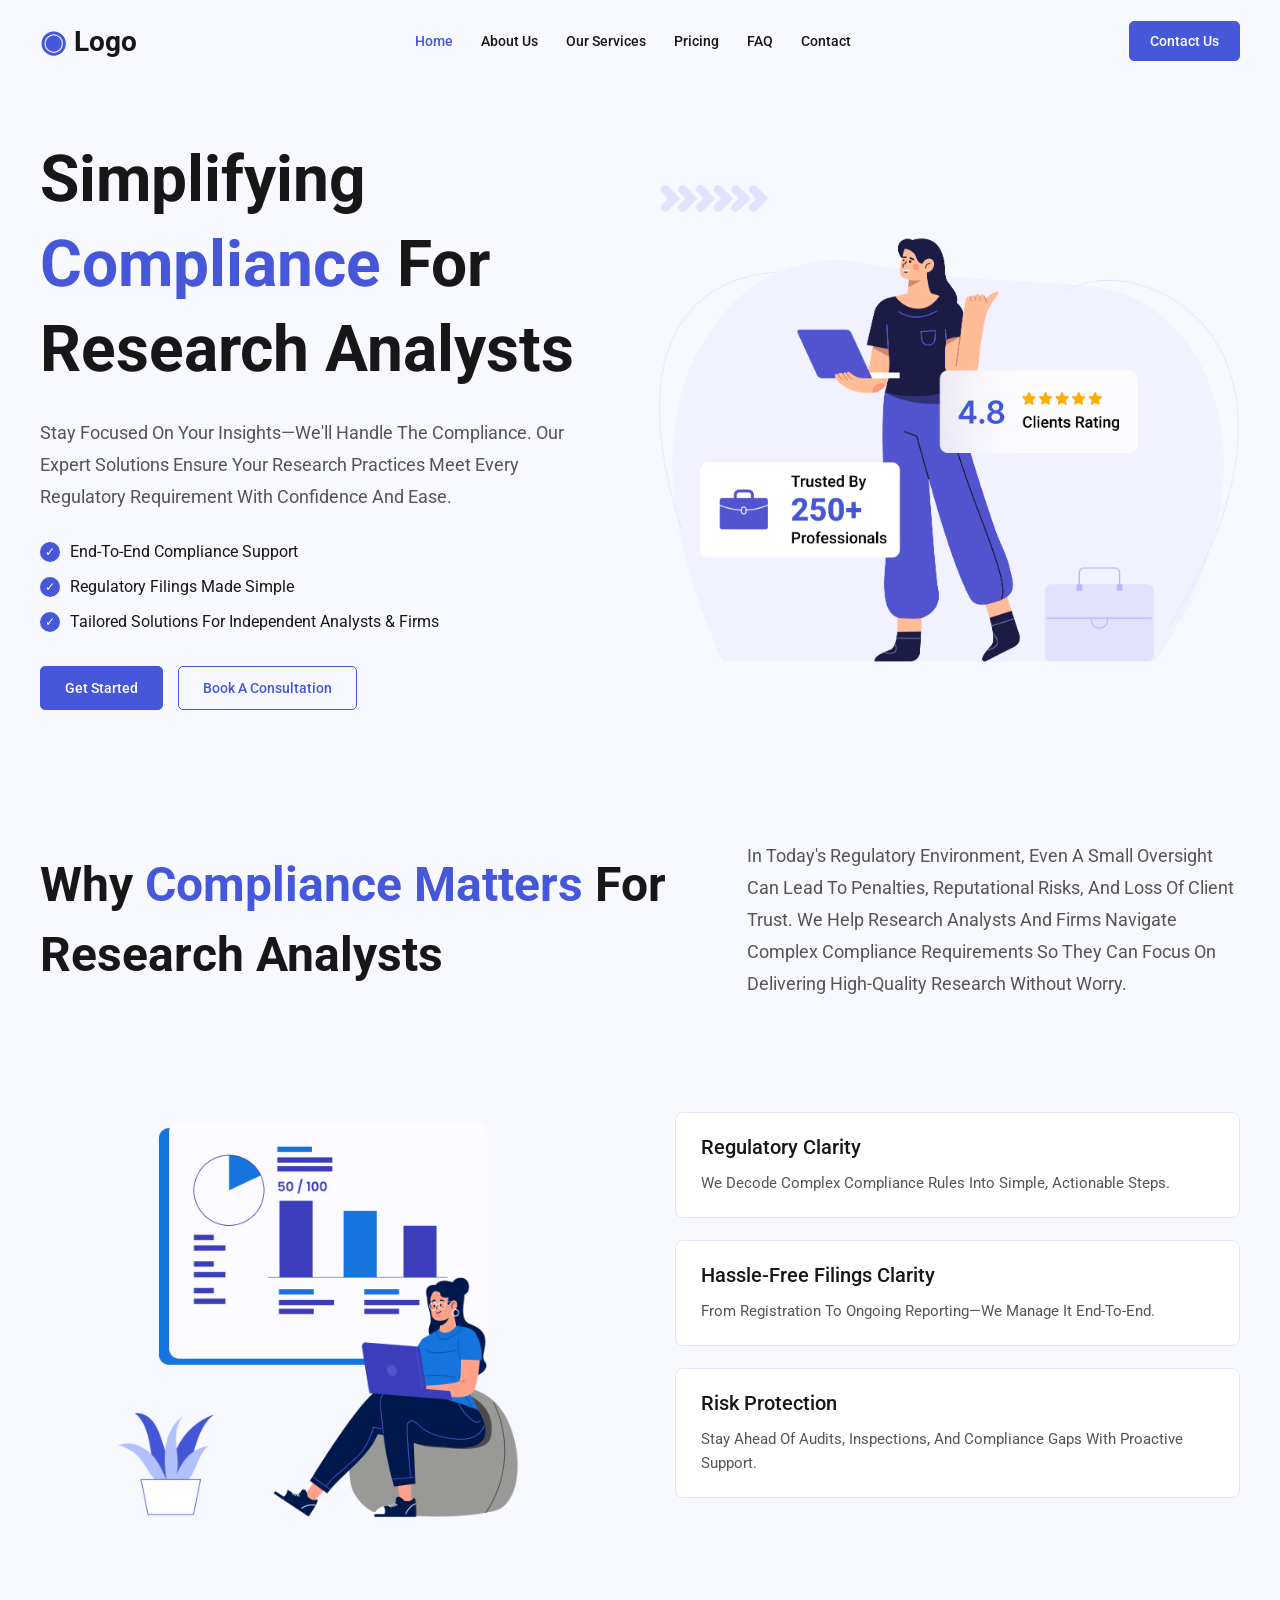
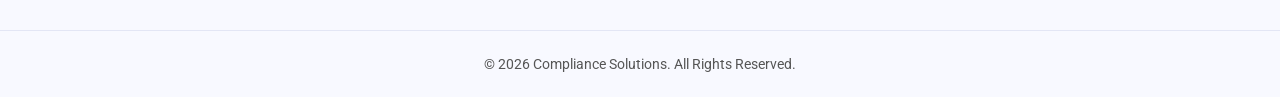
<file: Index.html>
<!DOCTYPE html>
<html lang="en">
<head>
    <meta charset="UTF-8">
    <meta name="viewport" content="width=device-width, initial-scale=1.0">
    <meta name="description" content="Compliance solutions for research analysts and firms.">
    <title>Compliance Solutions | Research Analysts</title>

    <!-- Google Font: Roboto -->
    <link rel="preconnect" href="https://fonts.googleapis.com">
    <link rel="preconnect" href="https://fonts.gstatic.com" crossorigin>
    <link href="https://fonts.googleapis.com/css2?family=Roboto:wght@400;500;600;700&display=swap" rel="stylesheet">

    <link rel="stylesheet" href="style.css">
</head>

<body>

<header class="navbar">

    <!-- Main Logo -->
    <a href="#home" class="logo">Logo</a>

    <!-- CSS-only menu toggle -->
    <input
        type="checkbox"
        id="menu-toggle"
        class="menu-checkbox"
        aria-label="Toggle navigation menu"
    >

    <!-- Navigation Drawer -->
    <nav class="nav-links" id="navLinks">

        <div class="drawer-header">
            <a href="#home" class="logo drawer-logo">Logo</a>

            <label
                for="menu-toggle"
                class="drawer-close"
                aria-label="Close navigation menu"
            >&times;</label>
        </div>

        <a href="#home" class="active">
            <span class="nav-icon"></span>
            Home
        </a>

        <a href="#about">
            <span class="nav-icon"></span>
            About Us
        </a>

        <a href="#services">
            <span class="nav-icon"></span>
            Our Services
        </a>

        <a href="#pricing">
            <span class="nav-icon"></span>
            Pricing
        </a>

        <a href="#faq">
            <span class="nav-icon"></span>
            FAQ
        </a>

        <a href="#contact">
            <span class="nav-icon"></span>
            Contact
        </a>

    </nav>

    <!-- Dark Background Overlay -->
    <label
        for="menu-toggle"
        class="menu-overlay"
        aria-label="Close navigation menu"
    ></label>

    <!-- Navbar Actions -->
    <div class="nav-actions">

        <a href="#contact" class="btn btn-primary contact-btn">
            Contact Us
        </a>

        <label
            for="menu-toggle"
            class="menu-toggle"
            aria-label="Open navigation menu"
        >
            <span></span>
            <span></span>
            <span></span>
        </label>

    </div>

</header>


    <!-- MAIN HERO SECTION -->
    <main>
        <section class="hero" id="home">

            <div class="hero-content">

                <h1>
                    Simplifying
                    <span>Compliance</span>
                    For Research Analysts
                </h1>

                <p class="hero-description">
                    Stay Focused On Your Insights—We'll Handle The Compliance.
                    Our Expert Solutions Ensure Your Research Practices Meet
                    Every Regulatory Requirement With Confidence And Ease.
                </p>

                <ul class="hero-features">
                    <li>End-To-End Compliance Support</li>
                    <li>Regulatory Filings Made Simple</li>
                    <li>Tailored Solutions For Independent Analysts & Firms</li>
                </ul>

                <div class="hero-buttons">
                    <a href="#services" class="btn btn-primary">
                        Get Started
                    </a>

                    <a href="#contact" class="btn btn-outline">
                        Book A Consultation
                    </a>
                </div>

            </div>

            <div class="hero-image">
                <img
                    src="Asset/hero-illustration.png"
                    alt="Research analyst compliance illustration">
            </div>

        </section>

        <!-- WHY COMPLIANCE MATTERS SECTION -->
        <section class="why-section" id="about">

            <div class="why-heading">
                <h2>
                    Why <span>Compliance Matters</span>
                    For Research Analysts
                </h2>

                <p>
                    In Today's Regulatory Environment, Even A Small Oversight
                    Can Lead To Penalties, Reputational Risks, And Loss Of
                    Client Trust. We Help Research Analysts And Firms Navigate
                    Complex Compliance Requirements So They Can Focus On
                    Delivering High-Quality Research Without Worry.
                </p>
            </div>

            <div class="why-content">

                <div class="why-image">
                    <img
                        src="Asset/analytics-illustration.png"
                        alt="Research analyst reviewing an analytics chart">
                </div>

                <div class="service-cards" id="services">

                    <article class="service-card">
                        <h3>Regulatory Clarity</h3>
                        <p>
                            We Decode Complex Compliance Rules Into Simple,
                            Actionable Steps.
                        </p>
                    </article>

                    <article class="service-card">
                        <h3>Hassle-Free Filings Clarity</h3>
                        <p>
                            From Registration To Ongoing Reporting—We Manage It End-To-End.
                        </p>
                    </article>

                    <article class="service-card">
                        <h3>Risk Protection</h3>
                        <p>
                            Stay Ahead Of Audits, Inspections, And Compliance
                            Gaps With Proactive Support.
                        </p>
                    </article>

                </div>

            </div>
        </section>

    </main>

    <!-- FOOTER -->
    <footer id="contact">
        <p>© 2026 Compliance Solutions. All Rights Reserved.</p>
    </footer>

</body>
</html>
</file>
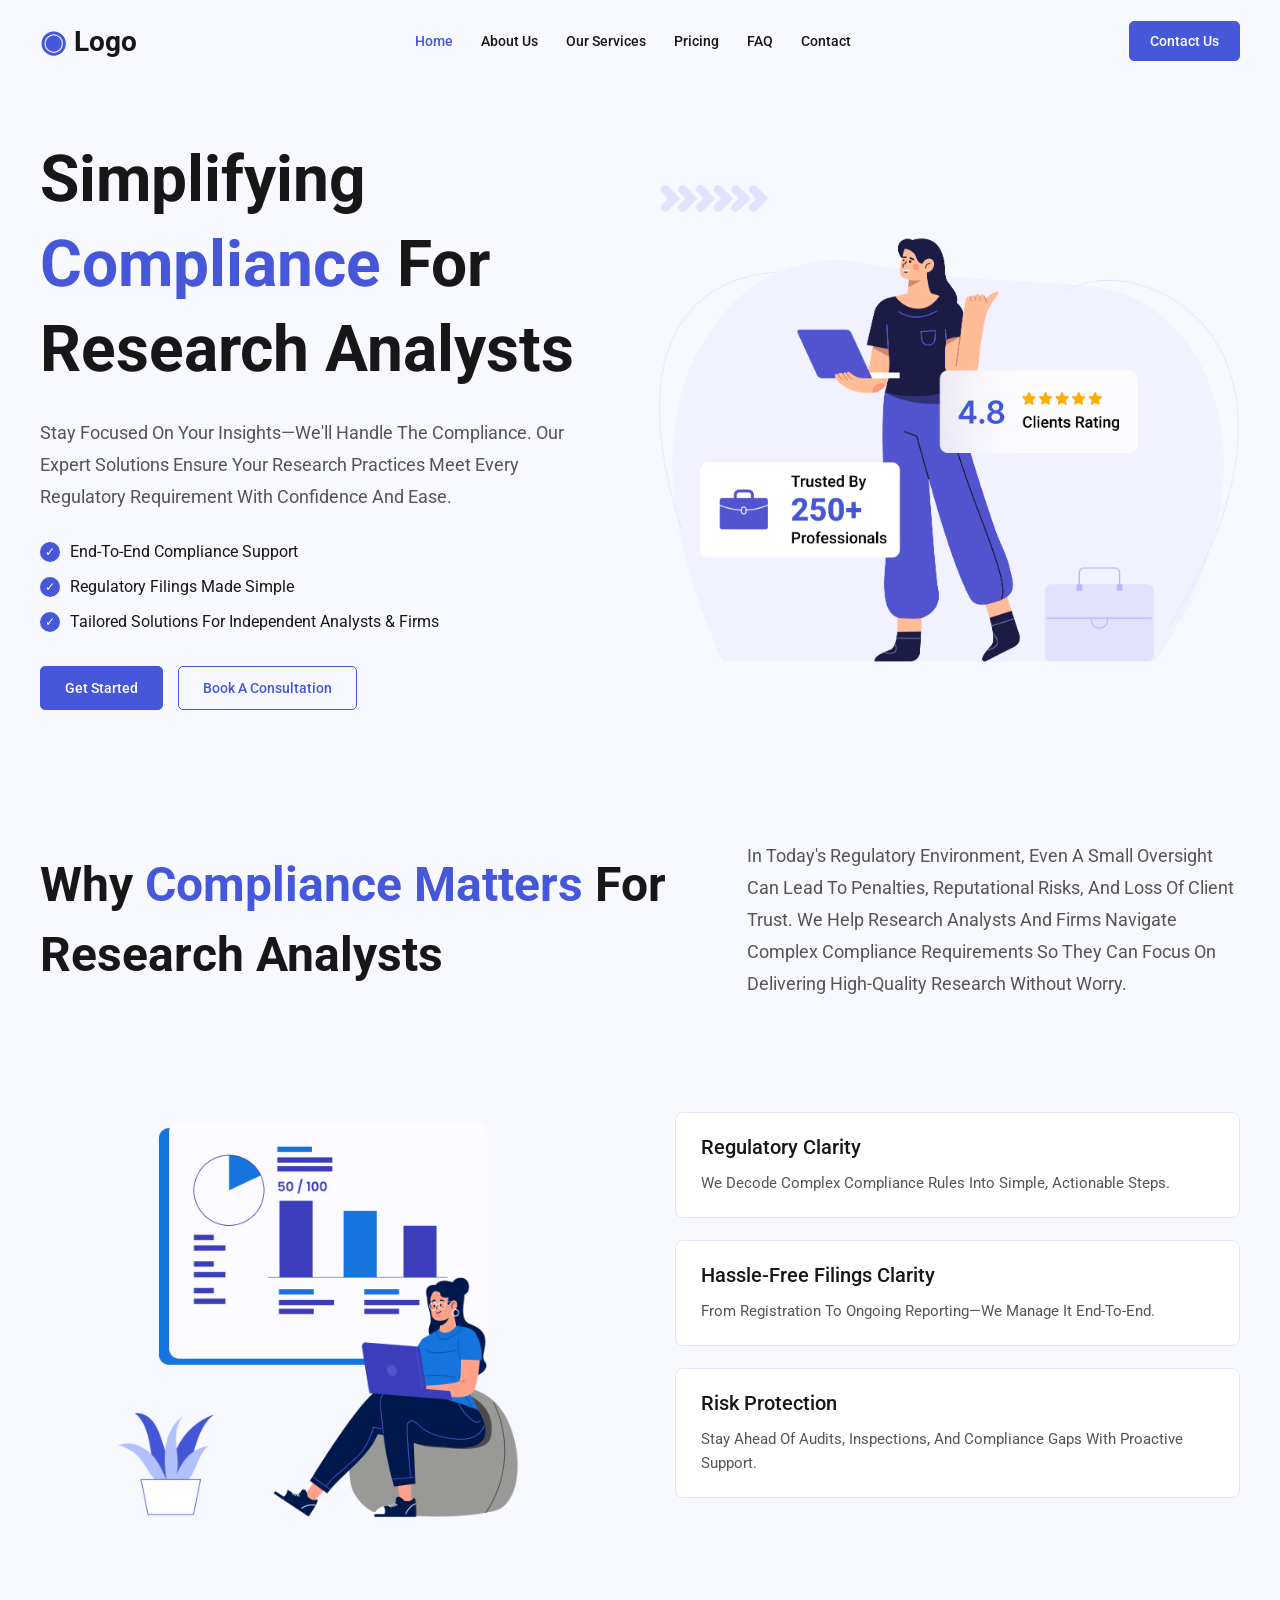
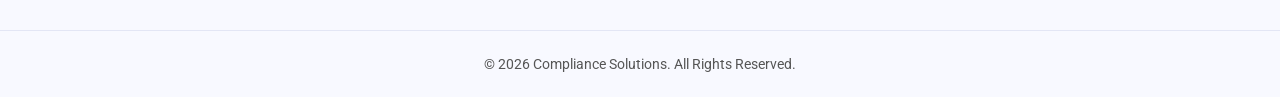
<file: Int Assignment/Index.html>
<!DOCTYPE html>
<html lang="en">
<head>
    <meta charset="UTF-8">
    <meta name="viewport" content="width=device-width, initial-scale=1.0">
    <meta name="description" content="Compliance solutions for research analysts and firms.">
    <title>Compliance Solutions | Research Analysts</title>

    <!-- Google Font: Roboto -->
    <link rel="preconnect" href="https://fonts.googleapis.com">
    <link rel="preconnect" href="https://fonts.gstatic.com" crossorigin>
    <link href="https://fonts.googleapis.com/css2?family=Roboto:wght@400;500;600;700&display=swap" rel="stylesheet">

    <link rel="stylesheet" href="style.css">
</head>

<body>

<header class="navbar">

    <!-- Main Logo -->
    <a href="#home" class="logo">Logo</a>

    <!-- CSS-only menu toggle -->
    <input
        type="checkbox"
        id="menu-toggle"
        class="menu-checkbox"
        aria-label="Toggle navigation menu"
    >

    <!-- Navigation Drawer -->
    <nav class="nav-links" id="navLinks">

        <div class="drawer-header">
            <a href="#home" class="logo drawer-logo">Logo</a>

            <label
                for="menu-toggle"
                class="drawer-close"
                aria-label="Close navigation menu"
            >&times;</label>
        </div>

        <a href="#home" class="active">
            <span class="nav-icon"></span>
            Home
        </a>

        <a href="#about">
            <span class="nav-icon"></span>
            About Us
        </a>

        <a href="#services">
            <span class="nav-icon"></span>
            Our Services
        </a>

        <a href="#pricing">
            <span class="nav-icon"></span>
            Pricing
        </a>

        <a href="#faq">
            <span class="nav-icon"></span>
            FAQ
        </a>

        <a href="#contact">
            <span class="nav-icon"></span>
            Contact
        </a>

    </nav>

    <!-- Dark Background Overlay -->
    <label
        for="menu-toggle"
        class="menu-overlay"
        aria-label="Close navigation menu"
    ></label>

    <!-- Navbar Actions -->
    <div class="nav-actions">

        <a href="#contact" class="btn btn-primary contact-btn">
            Contact Us
        </a>

        <label
            for="menu-toggle"
            class="menu-toggle"
            aria-label="Open navigation menu"
        >
            <span></span>
            <span></span>
            <span></span>
        </label>

    </div>

</header>


    <!-- MAIN HERO SECTION -->
    <main>
        <section class="hero" id="home">

            <div class="hero-content">

                <h1>
                    Simplifying
                    <span>Compliance</span>
                    For Research Analysts
                </h1>

                <p class="hero-description">
                    Stay Focused On Your Insights—We'll Handle The Compliance.
                    Our Expert Solutions Ensure Your Research Practices Meet
                    Every Regulatory Requirement With Confidence And Ease.
                </p>

                <ul class="hero-features">
                    <li>End-To-End Compliance Support</li>
                    <li>Regulatory Filings Made Simple</li>
                    <li>Tailored Solutions For Independent Analysts & Firms</li>
                </ul>

                <div class="hero-buttons">
                    <a href="#services" class="btn btn-primary">
                        Get Started
                    </a>

                    <a href="#contact" class="btn btn-outline">
                        Book A Consultation
                    </a>
                </div>

            </div>

            <div class="hero-image">
                <img
                    src="hero-illustration.png"
                    alt="Research analyst compliance illustration">
            </div>

        </section>

        <!-- WHY COMPLIANCE MATTERS SECTION -->
        <section class="why-section" id="about">

            <div class="why-heading">
                <h2>
                    Why <span>Compliance Matters</span>
                    For Research Analysts
                </h2>

                <p>
                    In Today's Regulatory Environment, Even A Small Oversight
                    Can Lead To Penalties, Reputational Risks, And Loss Of
                    Client Trust. We Help Research Analysts And Firms Navigate
                    Complex Compliance Requirements So They Can Focus On
                    Delivering High-Quality Research Without Worry.
                </p>
            </div>

            <div class="why-content">

                <div class="why-image">
                    <img
                        src="analytics-illustration.png"
                        alt="Research analyst reviewing an analytics chart">
                </div>

                <div class="service-cards" id="services">

                    <article class="service-card">
                        <h3>Regulatory Clarity</h3>
                        <p>
                            We Decode Complex Compliance Rules Into Simple,
                            Actionable Steps.
                        </p>
                    </article>

                    <article class="service-card">
                        <h3>Hassle-Free Filings Clarity</h3>
                        <p>
                            From Registration To Ongoing Reporting—We Manage It End-To-End.
                        </p>
                    </article>

                    <article class="service-card">
                        <h3>Risk Protection</h3>
                        <p>
                            Stay Ahead Of Audits, Inspections, And Compliance
                            Gaps With Proactive Support.
                        </p>
                    </article>

                </div>

            </div>
        </section>

    </main>

    <!-- FOOTER -->
    <footer id="contact">
        <p>© 2026 Compliance Solutions. All Rights Reserved.</p>
    </footer>

</body>
</html>
</file>
<file: style.css>
/* ===== GLOBAL ===== */

:root {
    --primary: #4657DA;
    --dark: #171717;
    --text: #555555;
    --background: #F8F9FF;
    --white: #FFFFFF;
    --border: #E3E6F5;
}

* {
    margin: 0;
    padding: 0;
    box-sizing: border-box;
}

html {
    scroll-behavior: smooth;
}

body {
    font-family: 'Roboto', sans-serif;
    color: var(--dark);
    background: var(--background);
    overflow-x: hidden;
}

a {
    color: inherit;
    text-decoration: none;
}

img {
    display: block;
    max-width: 100%;
    height: auto;
}


/* ===== NAVBAR ===== */

.navbar {
    width: min(100% - 80px, 1320px);
    min-height: 82px;
    margin: auto;
    display: flex;
    justify-content: space-between;
    align-items: center;
    gap: 25px;
}

.logo {
    display: flex;
    align-items: center;
    gap: 8px;
    font-size: 28px;
    font-weight: 700;
    white-space: nowrap;
}

.logo::before {
    content: "◉";
    color: var(--primary);
    font-size: 30px;
}

.nav-links {
    display: flex;
    align-items: center;
    gap: 28px;
}

.nav-links > a {
    font-size: 14px;
    font-weight: 500;
    transition: color 0.3s ease;
}

.nav-links > a:hover,
.nav-links > a.active {
    color: var(--primary);
}

.nav-actions {
    display: flex;
    align-items: center;
    gap: 15px;
}

/* CSS-only menu controls */

.menu-checkbox {
    position: absolute;
    width: 1px;
    height: 1px;
    opacity: 0;
}

.menu-toggle,
.drawer-header,
.menu-overlay,
.drawer-contact-btn {
    display: none;
}

.menu-toggle {
    cursor: pointer;
}

.menu-toggle span {
    display: block;
    width: 17px;
    height: 2px;
    background: var(--dark);
    border-radius: 2px;
}


/* ===== BUTTONS ===== */

.btn {
    min-height: 44px;
    padding: 12px 24px;
    display: inline-flex;
    justify-content: center;
    align-items: center;
    border: 1px solid var(--primary);
    border-radius: 5px;
    font-size: 14px;
    font-weight: 500;
    transition: 0.3s ease;
}

.btn-primary {
    background: var(--primary);
    color: var(--white);
}

.btn-primary:hover {
    background: var(--white);
    color: var(--primary);
}

.btn-outline {
    background: transparent;
    color: var(--primary);
}

.btn-outline:hover {
    background: var(--primary);
    color: var(--white);
}

.contact-btn {
    min-height: 40px;
    padding: 9px 20px;
}


/* ===== HERO SECTION ===== */

.hero {
    width: min(100% - 80px, 1320px);
    min-height: 650px;
    margin: auto;
    padding: 55px 0;
    display: grid;
    grid-template-columns: 1fr 1fr;
    align-items: center;
    gap: 35px;
}

.hero-content {
    max-width: 620px;
}

.hero-content h1 {
    font-size: 64px;
    font-weight: 700;
    line-height: 85px;
    margin-bottom: 25px;
}

.hero-content h1 span {
    color: var(--primary);
}

.hero-description {
    max-width: 540px;
    margin-bottom: 25px;
    color: var(--text);
    font-size: 18px;
    line-height: 32px;
}

.hero-features {
    list-style: none;
    margin-bottom: 30px;
}

.hero-features li {
    display: flex;
    align-items: center;
    gap: 10px;
    margin-bottom: 7px;
    font-size: 16px;
    line-height: 28px;
}

.hero-features li::before {
    content: "✓";
    width: 20px;
    height: 20px;
    min-width: 20px;
    display: flex;
    justify-content: center;
    align-items: center;
    border-radius: 50%;
    background: var(--primary);
    color: var(--white);
    font-size: 12px;
}

.hero-buttons {
    display: flex;
    flex-wrap: wrap;
    gap: 15px;
}

.hero-image {
    display: flex;
    justify-content: center;
    align-items: center;
}

.hero-image img {
    width: 100%;
    max-width: 580px;
    object-fit: contain;
}


/* ===== WHY COMPLIANCE SECTION ===== */

.why-section {
    width: min(100% - 80px, 1320px);
    margin: auto;
    padding: 75px 0;
}

.why-heading {
    display: grid;
    grid-template-columns: 1.15fr 0.85fr;
    align-items: center;
    gap: 40px;
    margin-bottom: 55px;
}

.why-heading h2 {
    font-size: 48px;
    font-weight: 700;
    line-height: 70px;
}

.why-heading h2 span {
    color: var(--primary);
}

.why-heading p {
    color: var(--text);
    font-size: 18px;
    line-height: 32px;
}

.why-content {
    display: grid;
    grid-template-columns: 1fr 1fr;
    align-items: center;
    gap: 70px;
}

.why-image {
    display: flex;
    justify-content: center;
}

.why-image img {
    width: 100%;
    max-width: 500px;
    object-fit: contain;
}

.service-cards {
    display: flex;
    flex-direction: column;
    gap: 22px;
}

.service-card {
    padding: 22px 25px;
    background: var(--white);
    border: 1px solid var(--border);
    border-radius: 8px;
    transition: 0.3s ease;
}

.service-card:hover {
    border-color: var(--primary);
    box-shadow: 0 5px 20px rgba(70, 87, 218, 0.10);
}

.service-card h3 {
    margin-bottom: 12px;
    font-size: 20px;
    font-weight: 500;
}

.service-card:hover h3 {
    color: var(--primary);
}

.service-card p {
    color: var(--text);
    font-size: 15px;
    line-height: 24px;
}


/* ===== FOOTER ===== */

footer {
    padding: 25px;
    border-top: 1px solid var(--border);
    color: var(--text);
    text-align: center;
    font-size: 14px;
}


/* ===== TABLET: 768px–1024px ===== */

@media (max-width: 1024px) {

    .navbar {
        width: calc(100% - 60px);
    }

    .menu-toggle {
        display: flex;
        flex-direction: column;
        justify-content: center;
        align-items: center;
        gap: 4px;
        width: 26px;
        height: 30px;
    }

    .nav-links {
        position: fixed;
        top: 0;
        right: 0;
        z-index: 1002;
        width: min(372px, 78vw);
        height: 100vh;
        height: 100dvh;
        padding: 20px 13px 30px;
        display: flex;
        flex-direction: column;
        align-items: stretch;
        gap: 0;
        overflow-y: auto;
        background: var(--white);
        box-shadow: -8px 0 25px rgba(0, 0, 0, 0.06);
        transform: translateX(105%);
        visibility: hidden;
        transition: transform 0.35s ease, visibility 0.35s ease;
    }

    .drawer-header {
        display: flex;
        justify-content: space-between;
        align-items: center;
        min-height: 58px;
        margin-bottom: 20px;
    }

    .drawer-logo {
        font-size: 28px;
    }

    .drawer-close {
        padding: 0 5px;
        color: var(--primary);
        font-size: 34px;
        line-height: 1;
        cursor: pointer;
    }

    .nav-links > a:not(.drawer-contact-btn) {
        min-height: 66px;
        padding: 0 10px;
        display: flex;
        align-items: center;
        gap: 16px;
        border-radius: 5px;
        color: var(--dark);
        font-size: 16px;
    }

    .nav-links > a.active {
        color: var(--primary);
    }

    .nav-links > a:hover {
        color: var(--primary);
        background: #F5F6FF;
    }

    .nav-icon {
        width: 24px;
        min-width: 24px;
        text-align: center;
        font-size: 20px;
    }

    .drawer-contact-btn {
        display: flex;
        width: 100%;
        margin-top: 14px;
    }

    .menu-overlay {
        position: fixed;
        inset: 0;
        z-index: 1001;
        display: block;
        background: rgba(0, 0, 0, 0.70);
        opacity: 0;
        visibility: hidden;
        pointer-events: none;
        transition: opacity 0.35s ease, visibility 0.35s ease;
    }

    .menu-checkbox:checked ~ .nav-links {
        transform: translateX(0);
        visibility: visible;
    }

    .menu-checkbox:checked ~ .menu-overlay {
        opacity: 1;
        visibility: visible;
        pointer-events: auto;
    }

    .hero {
        width: calc(100% - 60px);
        grid-template-columns: 1fr;
        text-align: center;
        gap: 35px;
    }

    .hero-content {
        max-width: 700px;
        margin: auto;
    }

    .hero-content h1 {
        font-size: 54px;
        line-height: 75px;
    }

    .hero-description {
        max-width: 650px;
        margin: 0 auto 25px;
    }

    .hero-features {
        display: inline-block;
        text-align: left;
    }

    .hero-buttons {
        justify-content: center;
    }

    .hero-image img {
        max-width: 520px;
    }

    .why-section {
        width: calc(100% - 40px);
        padding: 60px 0;
    }

    .why-heading {
        display: block;
        text-align: center;
        margin-bottom: 40px;
    }

    .why-heading h2 {
        font-size: 46px;
        line-height: 60px;
        margin-bottom: 20px;
    }

    .why-heading p {
        max-width: 650px;
        margin: auto;
    }

    .why-content {
        grid-template-columns: 1fr;
        gap: 35px;
    }

    .why-image img {
        max-width: 450px;
    }

    .service-cards {
        gap: 18px;
    }
}


/* ===== MOBILE: 375px–480px ===== */

@media (max-width: 480px) {

    .navbar {
        width: calc(100% - 35px);
        min-height: 70px;
    }

    .logo {
        font-size: 24px;
    }

    .contact-btn {
        display: none;
    }

    .nav-links {
        width: min(260px, calc(100vw - 60px));
        padding: 18px 12px 25px;
    }

    .drawer-header {
        margin-bottom: 18px;
    }

    .drawer-logo {
        font-size: 25px;
    }

    .nav-links > a:not(.drawer-contact-btn) {
        min-height: 66px;
        font-size: 15px;
    }

    .drawer-contact-btn {
        margin-top: 12px;
    }

    .hero {
        width: calc(100% - 35px);
        min-height: auto;
        padding: 35px 0 45px;
        gap: 30px;
    }

    .hero-content h1 {
        font-size: 38px;
        line-height: 48px;
        margin-bottom: 18px;
    }

    .hero-description {
        font-size: 18px;
        line-height: 32px;
        margin-bottom: 20px;
    }

    .hero-features {
        margin-bottom: 22px;
    }

    .hero-features li {
        font-size: 14px;
        line-height: 21px;
        gap: 7px;
    }

    .hero-features li::before {
        width: 17px;
        height: 17px;
        min-width: 17px;
        font-size: 10px;
    }

    .hero-buttons {
        flex-direction: column;
        gap: 10px;
    }

    .hero-buttons .btn {
        width: 100%;
        min-height: 40px;
    }

    .hero-image img {
        max-width: 340px;
    }

    .why-section {
        width: calc(100% - 30px);
        padding: 45px 0;
    }

    .why-heading {
        margin-bottom: 30px;
    }

    .why-heading h2 {
        font-size: 34px;
        line-height: 48px;
        margin-bottom: 15px;
    }

    .why-heading p {
        font-size: 18px;
        line-height: 32px;
    }

    .why-content {
        gap: 25px;
    }

    .why-image img {
        max-width: 320px;
    }

    .service-cards {
        gap: 12px;
    }

    .service-card {
        padding: 16px;
    }

    .service-card h3 {
        font-size: 19px;
        margin-bottom: 8px;
    }

    .service-card p {
        font-size: 15px;
        line-height: 24px;
    }

    footer {
        padding: 20px 10px;
        font-size: 12px;
    }
}
</file>
<file: Int Assignment/style.css>
/* ===== GLOBAL ===== */

:root {
    --primary: #4657DA;
    --dark: #171717;
    --text: #555555;
    --background: #F8F9FF;
    --white: #FFFFFF;
    --border: #E3E6F5;
}

* {
    margin: 0;
    padding: 0;
    box-sizing: border-box;
}

html {
    scroll-behavior: smooth;
}

body {
    font-family: 'Roboto', sans-serif;
    color: var(--dark);
    background: var(--background);
    overflow-x: hidden;
}

a {
    color: inherit;
    text-decoration: none;
}

img {
    display: block;
    max-width: 100%;
    height: auto;
}


/* ===== NAVBAR ===== */

.navbar {
    width: min(100% - 80px, 1320px);
    min-height: 82px;
    margin: auto;
    display: flex;
    justify-content: space-between;
    align-items: center;
    gap: 25px;
}

.logo {
    display: flex;
    align-items: center;
    gap: 8px;
    font-size: 28px;
    font-weight: 700;
    white-space: nowrap;
}

.logo::before {
    content: "◉";
    color: var(--primary);
    font-size: 30px;
}

.nav-links {
    display: flex;
    align-items: center;
    gap: 28px;
}

.nav-links > a {
    font-size: 14px;
    font-weight: 500;
    transition: color 0.3s ease;
}

.nav-links > a:hover,
.nav-links > a.active {
    color: var(--primary);
}

.nav-actions {
    display: flex;
    align-items: center;
    gap: 15px;
}

/* CSS-only menu controls */

.menu-checkbox {
    position: absolute;
    width: 1px;
    height: 1px;
    opacity: 0;
}

.menu-toggle,
.drawer-header,
.menu-overlay,
.drawer-contact-btn {
    display: none;
}

.menu-toggle {
    cursor: pointer;
}

.menu-toggle span {
    display: block;
    width: 17px;
    height: 2px;
    background: var(--dark);
    border-radius: 2px;
}


/* ===== BUTTONS ===== */

.btn {
    min-height: 44px;
    padding: 12px 24px;
    display: inline-flex;
    justify-content: center;
    align-items: center;
    border: 1px solid var(--primary);
    border-radius: 5px;
    font-size: 14px;
    font-weight: 500;
    transition: 0.3s ease;
}

.btn-primary {
    background: var(--primary);
    color: var(--white);
}

.btn-primary:hover {
    background: var(--white);
    color: var(--primary);
}

.btn-outline {
    background: transparent;
    color: var(--primary);
}

.btn-outline:hover {
    background: var(--primary);
    color: var(--white);
}

.contact-btn {
    min-height: 40px;
    padding: 9px 20px;
}


/* ===== HERO SECTION ===== */

.hero {
    width: min(100% - 80px, 1320px);
    min-height: 650px;
    margin: auto;
    padding: 55px 0;
    display: grid;
    grid-template-columns: 1fr 1fr;
    align-items: center;
    gap: 35px;
}

.hero-content {
    max-width: 620px;
}

.hero-content h1 {
    font-size: 64px;
    font-weight: 700;
    line-height: 85px;
    margin-bottom: 25px;
}

.hero-content h1 span {
    color: var(--primary);
}

.hero-description {
    max-width: 540px;
    margin-bottom: 25px;
    color: var(--text);
    font-size: 18px;
    line-height: 32px;
}

.hero-features {
    list-style: none;
    margin-bottom: 30px;
}

.hero-features li {
    display: flex;
    align-items: center;
    gap: 10px;
    margin-bottom: 7px;
    font-size: 16px;
    line-height: 28px;
}

.hero-features li::before {
    content: "✓";
    width: 20px;
    height: 20px;
    min-width: 20px;
    display: flex;
    justify-content: center;
    align-items: center;
    border-radius: 50%;
    background: var(--primary);
    color: var(--white);
    font-size: 12px;
}

.hero-buttons {
    display: flex;
    flex-wrap: wrap;
    gap: 15px;
}

.hero-image {
    display: flex;
    justify-content: center;
    align-items: center;
}

.hero-image img {
    width: 100%;
    max-width: 580px;
    object-fit: contain;
}


/* ===== WHY COMPLIANCE SECTION ===== */

.why-section {
    width: min(100% - 80px, 1320px);
    margin: auto;
    padding: 75px 0;
}

.why-heading {
    display: grid;
    grid-template-columns: 1.15fr 0.85fr;
    align-items: center;
    gap: 40px;
    margin-bottom: 55px;
}

.why-heading h2 {
    font-size: 48px;
    font-weight: 700;
    line-height: 70px;
}

.why-heading h2 span {
    color: var(--primary);
}

.why-heading p {
    color: var(--text);
    font-size: 18px;
    line-height: 32px;
}

.why-content {
    display: grid;
    grid-template-columns: 1fr 1fr;
    align-items: center;
    gap: 70px;
}

.why-image {
    display: flex;
    justify-content: center;
}

.why-image img {
    width: 100%;
    max-width: 500px;
    object-fit: contain;
}

.service-cards {
    display: flex;
    flex-direction: column;
    gap: 22px;
}

.service-card {
    padding: 22px 25px;
    background: var(--white);
    border: 1px solid var(--border);
    border-radius: 8px;
    transition: 0.3s ease;
}

.service-card:hover {
    border-color: var(--primary);
    box-shadow: 0 5px 20px rgba(70, 87, 218, 0.10);
}

.service-card h3 {
    margin-bottom: 12px;
    font-size: 20px;
    font-weight: 500;
}

.service-card:hover h3 {
    color: var(--primary);
}

.service-card p {
    color: var(--text);
    font-size: 15px;
    line-height: 24px;
}


/* ===== FOOTER ===== */

footer {
    padding: 25px;
    border-top: 1px solid var(--border);
    color: var(--text);
    text-align: center;
    font-size: 14px;
}


/* ===== TABLET: 768px–1024px ===== */

@media (max-width: 1024px) {

    .navbar {
        width: calc(100% - 60px);
    }

    .menu-toggle {
        display: flex;
        flex-direction: column;
        justify-content: center;
        align-items: center;
        gap: 4px;
        width: 26px;
        height: 30px;
    }

    .nav-links {
        position: fixed;
        top: 0;
        right: 0;
        z-index: 1002;
        width: min(372px, 78vw);
        height: 100vh;
        height: 100dvh;
        padding: 20px 13px 30px;
        display: flex;
        flex-direction: column;
        align-items: stretch;
        gap: 0;
        overflow-y: auto;
        background: var(--white);
        box-shadow: -8px 0 25px rgba(0, 0, 0, 0.06);
        transform: translateX(105%);
        visibility: hidden;
        transition: transform 0.35s ease, visibility 0.35s ease;
    }

    .drawer-header {
        display: flex;
        justify-content: space-between;
        align-items: center;
        min-height: 58px;
        margin-bottom: 20px;
    }

    .drawer-logo {
        font-size: 28px;
    }

    .drawer-close {
        padding: 0 5px;
        color: var(--primary);
        font-size: 34px;
        line-height: 1;
        cursor: pointer;
    }

    .nav-links > a:not(.drawer-contact-btn) {
        min-height: 66px;
        padding: 0 10px;
        display: flex;
        align-items: center;
        gap: 16px;
        border-radius: 5px;
        color: var(--dark);
        font-size: 16px;
    }

    .nav-links > a.active {
        color: var(--primary);
    }

    .nav-links > a:hover {
        color: var(--primary);
        background: #F5F6FF;
    }

    .nav-icon {
        width: 24px;
        min-width: 24px;
        text-align: center;
        font-size: 20px;
    }

    .drawer-contact-btn {
        display: flex;
        width: 100%;
        margin-top: 14px;
    }

    .menu-overlay {
        position: fixed;
        inset: 0;
        z-index: 1001;
        display: block;
        background: rgba(0, 0, 0, 0.70);
        opacity: 0;
        visibility: hidden;
        pointer-events: none;
        transition: opacity 0.35s ease, visibility 0.35s ease;
    }

    .menu-checkbox:checked ~ .nav-links {
        transform: translateX(0);
        visibility: visible;
    }

    .menu-checkbox:checked ~ .menu-overlay {
        opacity: 1;
        visibility: visible;
        pointer-events: auto;
    }

    .hero {
        width: calc(100% - 60px);
        grid-template-columns: 1fr;
        text-align: center;
        gap: 35px;
    }

    .hero-content {
        max-width: 700px;
        margin: auto;
    }

    .hero-content h1 {
        font-size: 54px;
        line-height: 75px;
    }

    .hero-description {
        max-width: 650px;
        margin: 0 auto 25px;
    }

    .hero-features {
        display: inline-block;
        text-align: left;
    }

    .hero-buttons {
        justify-content: center;
    }

    .hero-image img {
        max-width: 520px;
    }

    .why-section {
        width: calc(100% - 40px);
        padding: 60px 0;
    }

    .why-heading {
        display: block;
        text-align: center;
        margin-bottom: 40px;
    }

    .why-heading h2 {
        font-size: 46px;
        line-height: 60px;
        margin-bottom: 20px;
    }

    .why-heading p {
        max-width: 650px;
        margin: auto;
    }

    .why-content {
        grid-template-columns: 1fr;
        gap: 35px;
    }

    .why-image img {
        max-width: 450px;
    }

    .service-cards {
        gap: 18px;
    }
}


/* ===== MOBILE: 375px–480px ===== */

@media (max-width: 480px) {

    .navbar {
        width: calc(100% - 35px);
        min-height: 70px;
    }

    .logo {
        font-size: 24px;
    }

    .contact-btn {
        display: none;
    }

    .nav-links {
        width: min(260px, calc(100vw - 60px));
        padding: 18px 12px 25px;
    }

    .drawer-header {
        margin-bottom: 18px;
    }

    .drawer-logo {
        font-size: 25px;
    }

    .nav-links > a:not(.drawer-contact-btn) {
        min-height: 66px;
        font-size: 15px;
    }

    .drawer-contact-btn {
        margin-top: 12px;
    }

    .hero {
        width: calc(100% - 35px);
        min-height: auto;
        padding: 35px 0 45px;
        gap: 30px;
    }

    .hero-content h1 {
        font-size: 38px;
        line-height: 48px;
        margin-bottom: 18px;
    }

    .hero-description {
        font-size: 18px;
        line-height: 32px;
        margin-bottom: 20px;
    }

    .hero-features {
        margin-bottom: 22px;
    }

    .hero-features li {
        font-size: 14px;
        line-height: 21px;
        gap: 7px;
    }

    .hero-features li::before {
        width: 17px;
        height: 17px;
        min-width: 17px;
        font-size: 10px;
    }

    .hero-buttons {
        flex-direction: column;
        gap: 10px;
    }

    .hero-buttons .btn {
        width: 100%;
        min-height: 40px;
    }

    .hero-image img {
        max-width: 340px;
    }

    .why-section {
        width: calc(100% - 30px);
        padding: 45px 0;
    }

    .why-heading {
        margin-bottom: 30px;
    }

    .why-heading h2 {
        font-size: 34px;
        line-height: 48px;
        margin-bottom: 15px;
    }

    .why-heading p {
        font-size: 18px;
        line-height: 32px;
    }

    .why-content {
        gap: 25px;
    }

    .why-image img {
        max-width: 320px;
    }

    .service-cards {
        gap: 12px;
    }

    .service-card {
        padding: 16px;
    }

    .service-card h3 {
        font-size: 19px;
        margin-bottom: 8px;
    }

    .service-card p {
        font-size: 15px;
        line-height: 24px;
    }

    footer {
        padding: 20px 10px;
        font-size: 12px;
    }
}
</file>
